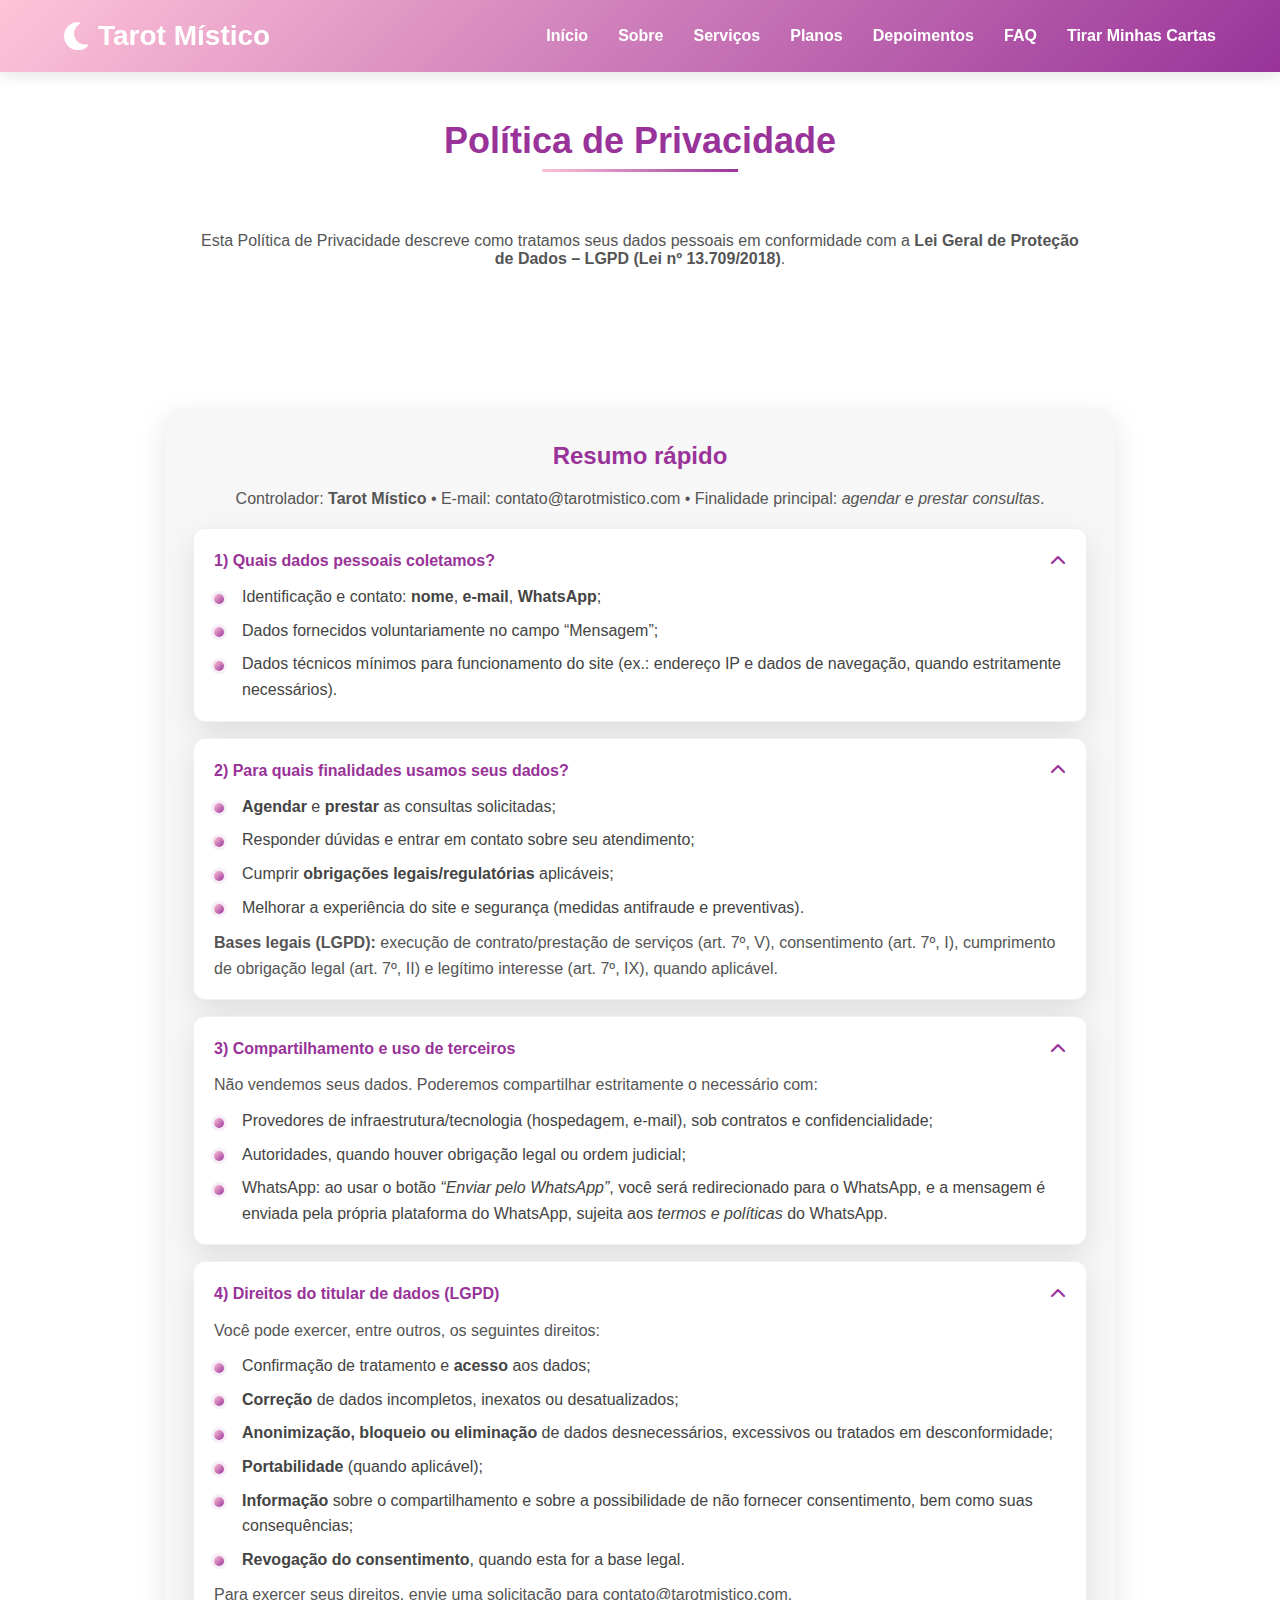
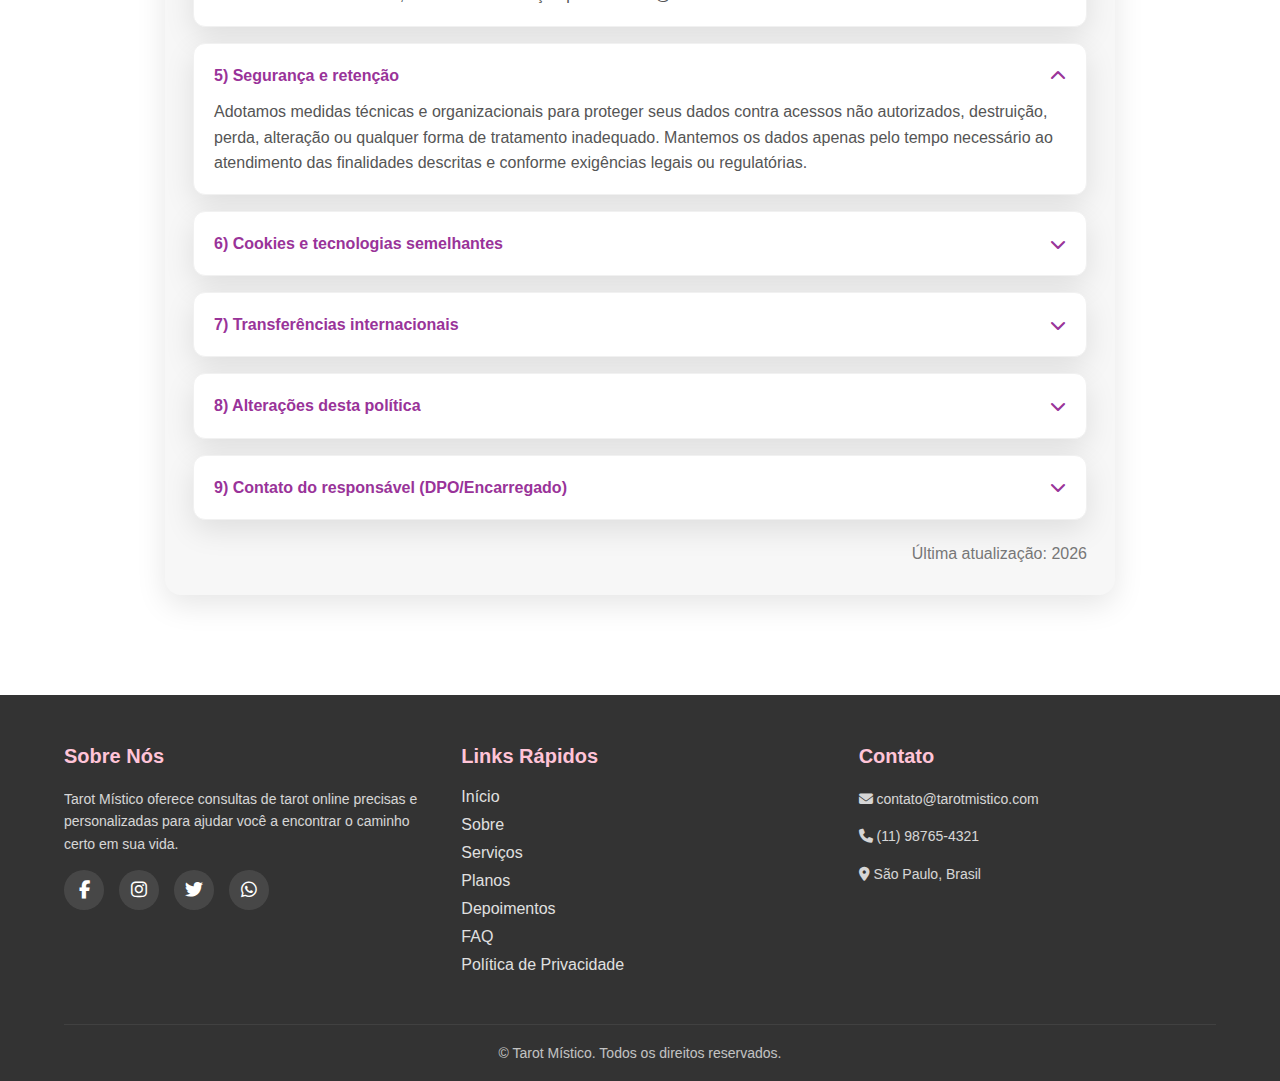
<file: politica-de-privacidade.html>
<!DOCTYPE html>
<html lang="pt-BR">
<head>
  <meta charset="UTF-8" />
  <meta name="viewport" content="width=device-width, initial-scale=1" />
  <link rel="icon" type="image/png" sizes="32x32" href="imagens/icon.png">
  <link rel="apple-touch-icon" sizes="180x180" href="imagens/icon.png">
  <meta name="msapplication-TileImage" content="imagens/icon.png">
  <title>Política de Privacidade - Tarot Místico</title>
  <meta name="description" content="Política de Privacidade do Tarot Místico, em conformidade com a LGPD." />
  <meta name="theme-color" content="#993399" />

  <!-- Font Awesome -->
  <link rel="preconnect" href="https://cdnjs.cloudflare.com" crossorigin>
  <link rel="stylesheet" href="https://cdnjs.cloudflare.com/ajax/libs/font-awesome/6.4.0/css/all.min.css">

  <!-- CSS principal do site -->
  <link rel="stylesheet" href="css/style.css" />
  <link rel="stylesheet" href="css/politica-de-privacidade.css" />
</head>
<body class="policy">
  <!-- Header (mesmo padrão) -->
  <header id="header" class="site-header" aria-label="Topo do site">
    <a href="index.html#home" class="logo" aria-label="Página inicial"><i class="fas fa-moon"></i> Tarot Místico</a>
    <button class="menu-mobile" id="menuToggle" aria-expanded="false" aria-controls="primaryNav" aria-label="Abrir menu">
      <i class="fas fa-bars" aria-hidden="true"></i>
    </button>
    <nav id="primaryNav" class="nav" aria-label="Navegação principal">
      <a href="index.html#home" class="nav-link">Início</a>
      <a href="index.html#about" class="nav-link">Sobre</a>
      <a href="index.html#services" class="nav-link">Serviços</a>
      <a href="index.html#plans" class="nav-link">Planos</a>
      <a href="index.html#testimonials" class="nav-link">Depoimentos</a>
      <a href="index.html#faq" class="nav-link">FAQ</a>
      <a href="index.html#contato" class="btn-menu">Tirar Minhas Cartas</a>
    </nav>
    <div class="backdrop" id="backdrop" aria-hidden="true"></div>
  </header>

  <!-- Hero compacto para título -->
  <section class="about" aria-label="Título da política" style="padding-top:120px;">
    <h1 class="section-title">Política de Privacidade</h1>
    <p style="max-width:900px;margin:20px auto 0;color:#555;">
      Esta Política de Privacidade descreve como tratamos seus dados pessoais em conformidade com a
      <strong>Lei Geral de Proteção de Dados – LGPD (Lei nº 13.709/2018)</strong>.
    </p>
  </section>

  <!-- Corpo da política usando o card da página de contato -->
  <section class="contact" aria-label="Conteúdo da política">
    <div class="contact-form" role="article" aria-labelledby="titulo-politica">
      <h2 id="titulo-politica" style="margin-bottom:8px;color:#993399;">Resumo rápido</h2>
      <p style="color:#555;margin-bottom:16px;">
        Controlador: <strong>Tarot Místico</strong> • E-mail: <a href="mailto:contato@tarotmistico.com">contato@tarotmistico.com</a> •
        Finalidade principal: <em>agendar e prestar consultas</em>.
      </p>

      <!-- Seções como um FAQ para visual agradável e colapsável -->
      <div class="faq-list" style="margin-top:8px;">
        <details class="faq-item" open>
          <summary><span>1) Quais dados pessoais coletamos?</span><i class="fa-solid fa-chevron-down" aria-hidden="true"></i></summary>
          <ul style="margin-top:10px;color:#444;line-height:1.6;">
            <li>Identificação e contato: <strong>nome</strong>, <strong>e-mail</strong>, <strong>WhatsApp</strong>;</li>
            <li>Dados fornecidos voluntariamente no campo “Mensagem”;</li>
            <li>Dados técnicos mínimos para funcionamento do site (ex.: endereço IP e dados de navegação, quando estritamente necessários).</li>
          </ul>
        </details>

        <details class="faq-item" open>
          <summary><span>2) Para quais finalidades usamos seus dados?</span><i class="fa-solid fa-chevron-down" aria-hidden="true"></i></summary>
          <ul style="margin-top:10px;color:#444;line-height:1.6;">
            <li><strong>Agendar</strong> e <strong>prestar</strong> as consultas solicitadas;</li>
            <li>Responder dúvidas e entrar em contato sobre seu atendimento;</li>
            <li>Cumprir <strong>obrigações legais/regulatórias</strong> aplicáveis;</li>
            <li>Melhorar a experiência do site e segurança (medidas antifraude e preventivas).</li>
          </ul>
          <p style="margin-top:10px;color:#555;">
            <strong>Bases legais (LGPD):</strong> execução de contrato/prestação de serviços (art. 7º, V), consentimento (art. 7º, I),
            cumprimento de obrigação legal (art. 7º, II) e legítimo interesse (art. 7º, IX), quando aplicável.
          </p>
        </details>

        <details class="faq-item" open>
          <summary><span>3) Compartilhamento e uso de terceiros</span><i class="fa-solid fa-chevron-down" aria-hidden="true"></i></summary>
          <p style="margin-top:10px;color:#555;">
            Não vendemos seus dados. Poderemos compartilhar estritamente o necessário com:
          </p>
          <ul style="margin-top:10px;color:#444;line-height:1.6;">
            <li>Provedores de infraestrutura/tecnologia (hospedagem, e-mail), sob contratos e confidencialidade;</li>
            <li>Autoridades, quando houver obrigação legal ou ordem judicial;</li>
            <li>WhatsApp: ao usar o botão <em>“Enviar pelo WhatsApp”</em>, você será redirecionado para o WhatsApp,
              e a mensagem é enviada pela própria plataforma do WhatsApp, sujeita aos <em>termos e políticas</em> do WhatsApp.</li>
          </ul>
        </details>

        <details class="faq-item" open>
          <summary><span>4) Direitos do titular de dados (LGPD)</span><i class="fa-solid fa-chevron-down" aria-hidden="true"></i></summary>
          <p style="margin-top:10px;color:#555;">Você pode exercer, entre outros, os seguintes direitos:</p>
          <ul style="margin-top:10px;color:#444;line-height:1.6;">
            <li>Confirmação de tratamento e <strong>acesso</strong> aos dados;</li>
            <li><strong>Correção</strong> de dados incompletos, inexatos ou desatualizados;</li>
            <li><strong>Anonimização, bloqueio ou eliminação</strong> de dados desnecessários, excessivos ou tratados em desconformidade;</li>
            <li><strong>Portabilidade</strong> (quando aplicável);</li>
            <li><strong>Informação</strong> sobre o compartilhamento e sobre a possibilidade de não fornecer consentimento, bem como suas consequências;</li>
            <li><strong>Revogação do consentimento</strong>, quando esta for a base legal.</li>
          </ul>
          <p style="margin-top:10px;color:#555;">
            Para exercer seus direitos, envie uma solicitação para <a href="mailto:contato@tarotmistico.com">contato@tarotmistico.com</a>.
          </p>
        </details>

        <details class="faq-item" open>
          <summary><span>5) Segurança e retenção</span><i class="fa-solid fa-chevron-down" aria-hidden="true"></i></summary>
          <p style="margin-top:10px;color:#555;">
            Adotamos medidas técnicas e organizacionais para proteger seus dados contra acessos não autorizados,
            destruição, perda, alteração ou qualquer forma de tratamento inadequado. Mantemos os dados apenas pelo
            tempo necessário ao atendimento das finalidades descritas e conforme exigências legais ou regulatórias.
          </p>
        </details>

        <details class="faq-item">
          <summary><span>6) Cookies e tecnologias semelhantes</span><i class="fa-solid fa-chevron-down" aria-hidden="true"></i></summary>
          <p style="margin-top:10px;color:#555;">
            Utilizamos apenas o essencial para o funcionamento e segurança do site. Caso venhamos a empregar análises/cookies adicionais,
            atualizaremos esta política e apresentaremos controles de consentimento quando necessário.
          </p>
        </details>

        <details class="faq-item">
          <summary><span>7) Transferências internacionais</span><i class="fa-solid fa-chevron-down" aria-hidden="true"></i></summary>
          <p style="margin-top:10px;color:#555;">
            Alguns provedores podem armazenar dados fora do Brasil. Nesses casos, adotamos salvaguardas adequadas,
            em conformidade com a LGPD, garantindo níveis de proteção compatíveis.
          </p>
        </details>

        <details class="faq-item">
          <summary><span>8) Alterações desta política</span><i class="fa-solid fa-chevron-down" aria-hidden="true"></i></summary>
          <p style="margin-top:10px;color:#555;">
            Esta Política pode ser atualizada para refletir melhorias, requisitos legais ou mudanças de operação.
            A versão vigente estará sempre nesta página, com a data de última atualização.
          </p>
        </details>

        <details class="faq-item">
          <summary><span>9) Contato do responsável (DPO/Encarregado)</span><i class="fa-solid fa-chevron-down" aria-hidden="true"></i></summary>
          <p style="margin-top:10px;color:#555;">
            Encarregado/DPO: <strong>Equipe Tarot Místico</strong><br>
            E-mail: <a href="mailto:contato@tarotmistico.com">contato@tarotmistico.com</a>
          </p>
        </details>

        <p style="text-align:right;color:#777;margin-top:4px;">
          Última atualização: <span id="year"></span>
        </p>
      </div>
    </div>
  </section>

  <!-- Rodapé (mesmo padrão) -->
  <footer>
    <div class="footer-content">
      <div class="footer-column">
        <h3>Sobre Nós</h3>
        <p>Tarot Místico oferece consultas de tarot online precisas e personalizadas para ajudar você a encontrar o caminho certo em sua vida.</p>
        <div class="social-links">
          <a href="#" aria-label="Facebook" target="_blank" rel="noopener noreferrer"><i class="fab fa-facebook-f"></i></a>
          <a href="#" aria-label="Instagram" target="_blank" rel="noopener noreferrer"><i class="fab fa-instagram"></i></a>
          <a href="#" aria-label="Twitter" target="_blank" rel="noopener noreferrer"><i class="fab fa-twitter"></i></a>
          <a href="https://wa.me/5511987654321" aria-label="WhatsApp" target="_blank" rel="noopener noreferrer"><i class="fab fa-whatsapp"></i></a>
        </div>
      </div>
      <div class="footer-column">
        <h3>Links Rápidos</h3>
        <ul class="footer-links">
          <li><a href="index.html#home">Início</a></li>
          <li><a href="index.html#about">Sobre</a></li>
          <li><a href="index.html#services">Serviços</a></li>
          <li><a href="index.html#plans">Planos</a></li>
          <li><a href="index.html#testimonials">Depoimentos</a></li>
          <li><a href="index.html#faq">FAQ</a></li>
          <li><a href="politica-de-privacidade.html" target="_blank" rel="noopener noreferrer">Política de Privacidade</a></li>
        </ul>
      </div>
      <div class="footer-column">
        <h3>Contato</h3>
        <p><i class="fas fa-envelope"></i> contato@tarotmistico.com</p>
        <p><i class="fas fa-phone"></i> (11) 98765-4321</p>
        <p><i class="fas fa-map-marker-alt"></i> São Paulo, Brasil</p>
      </div>
    </div>
    <div class="footer-bottom">
      <p>&copy; <span id="year"></span> Tarot Místico. Todos os direitos reservados.</p>
    </div>
  </footer>

  <!-- JS principal do site -->
  <script src="js/main.js"></script>
</body>
</html>
</file>
<file: css/politica-de-privacidade.css>
/* ===== Política de Privacidade (escopo) ===== */
body.policy .about { padding-top: 120px; }
body.policy .contact { padding-top: 40px; }

body.policy .contact-form {
  /* mantém seu card padrão, só reforça tipografia da política */
  line-height: 1.7;
}

/* Título interno do card */
body.policy #titulo-politica {
  margin-bottom: 8px;
  color: var(--roxo);
}

/* Blocos tipo FAQ da política */
body.policy .faq-list { gap: 16px; }

body.policy .faq-item {
  background: var(--branco);
  border-radius: 12px;
  padding: 18px 20px;
  box-shadow: var(--sombra);
  border: 1px solid var(--cinza-200);
}

body.policy .faq-item summary {
  list-style: none;
  cursor: pointer;
  display: flex;
  align-items: center;
  justify-content: space-between;
  gap: 16px;
  font-weight: 800;
  color: var(--roxo);
}

/* Ícone setinha gira ao abrir */
body.policy .faq-item[open] summary i { rotate: 180deg; }

/* Texto dentro dos blocos */
body.policy .faq-item p {
  margin-top: 12px;
  color: var(--cinza-700);
}

/* ===== Listas “bonitas” dentro dos blocos ===== */
body.policy .faq-item ul {
  margin-top: 12px;
  padding-left: 0;        /* zera recuo padrão */
  list-style: none;       /* vamos usar bullets customizados */
  display: grid;
  gap: 8px;
}

/* Cada item ganha bullet estilizado */
body.policy .faq-item ul li {
  position: relative;
  padding-left: 28px;     /* espaço para o bullet */
  color: var(--cinza-700);
}

/* Bullet com o roxo do tema */
body.policy .faq-item ul li::before {
  content: "";
  position: absolute;
  left: 0;
  top: 0.6em;
  width: 10px;
  height: 10px;
  border-radius: 50%;
  background: linear-gradient(135deg, var(--rosa-claro), var(--roxo));
  box-shadow: 0 0 0 3px rgba(153, 51, 153, .08);
}

/* Frases-chave em negrito ficam mais legíveis */
body.policy .faq-item ul li strong {
  color: var(--cinza-700);
  font-weight: 800;
}

/* Rodapé da política (linha 'Última atualização') */
body.policy .contact-form .policy-meta {
  text-align: right;
  color: #777;
  margin-top: 8px;
}

/* Responsivo */
@media (max-width: 576px){
  body.policy .faq-item { padding: 16px; }
  body.policy .faq-item ul li { padding-left: 24px; }
  body.policy .faq-item ul li::before { width: 8px; height: 8px; top: 0.65em; }
}
</file>
<file: css/style.css>
/* Reset e Globais */
* {
    margin: 0;
    padding: 0;
    box-sizing: border-box;
}

:root{
  --rosa-claro:#ffc4d8;
  --rosa-medio:#ffcbdb;
  --roxo:#993399;
  --branco:#fff;
  --cinza-100:#f7f7f7;
  --cinza-200:#f1f1f1;
  --cinza-600:#555;
  --cinza-700:#444;
  --sombra:0 10px 30px rgba(0,0,0,.1);
}

html{
    scroll-behavior: smooth;
}

body{
    font-family: 'Segoe UI', Tahoma, Geneva, Verdana, sans-serif;
    background:#fff;
    color:#333;
    overflow-x:hidden;
}

a{
    text-decoration:none; color:inherit;
}

/* Header */
.site-header{
  background: linear-gradient(135deg, var(--rosa-claro), var(--roxo));
  padding: 20px 5%;
  display: flex;
  justify-content: space-between;
  align-items: center;
  box-shadow: 0 4px 15px rgba(0,0,0,.1);
  position: fixed;
  width:100%;
  top:0;
  z-index:1000;
  transition: all .3s ease;
}


.logo{
    font-size: 28px;
    font-weight:700;
    color:var(--branco);
    display:flex;
    align-items:center;
}

.logo i{
    margin-right:10px;
    font-size:32px;
}

.menu-mobile{
  display:none;
  border:0;
  background:transparent;
  color:var(--branco);
  font-size:24px; cursor:pointer;
}

.nav{
    display:flex;
    align-items:center;
    gap:30px;
}

.nav a{
  color:var(--branco);
  font-weight:600;
  position:relative;
  padding:4px 0;
}

.nav a::after{
  content:'';
  position:absolute;
  left:0;
  bottom:-5px;
  height:2px;
  width:0;
  background:var(--rosa-claro);
  transition: width .3s ease;
}

.nav a:hover::after{ width:100%; }

.nav a.active{ color: var(--rosa-medio); }

.btn-menu{
  padding:10px 20px;
  border-radius:30px;
  font-weight:700;
  transition: all .3s ease;
}

.btn-menu:hover{
    transform: translateY(-3px);
    box-shadow: 0 5px 15px rgba(0,0,0,.2);
}

.backdrop{
  display:none;
  position:fixed;
  inset:0;
  background: rgba(0,0,0,.35); z-index: 900;
}

/* Mobile menu (offcanvas) */
@media (max-width: 768px){
  .menu-mobile{ display:block; }

  .nav{
    position: fixed;
    top:0;
    right:-100%;
    height:100dvh;
    width:min(280px,75%);
    z-index: 1001;
    background: linear-gradient(135deg, var(--rosa-claro), var(--roxo));
    padding: 90px 24px 24px; flex-direction: column; align-items: flex-start; gap:18px;
    box-shadow: -10px 0 24px rgba(0,0,0,.2); transition: right .3s ease;
  }

  .nav.open{ right:0; }

  .backdrop.show{ display:block; }
}

/* Hero */
.hero{
  min-height: 100vh;
  background: linear-gradient(135deg, var(--rosa-claro), var(--roxo));
  display:flex;
  align-items:center;
  padding: 0 5%; position: relative;
  overflow:hidden;
}

.hero::before{
  content:''; position:absolute; inset:0;
  background: url('https://admin.cnnbrasil.com.br/wp-content/uploads/sites/12/2023/12/arthur-edward-waite-tarot-cards-taschen.webp?w=1200&h=1200&crop=1') center/cover no-repeat;
  opacity:.1;
}

.hero-content{ max-width: 600px; z-index:1; }

.hero h1{
    font-size:48px;
    color:var(--branco);
    margin-bottom:20px;
    line-height:1.2;
    animation: fadeInUp 1s ease;
}

.hero p{
    font-size:18px;
    color:var(--branco);
    margin-bottom:30px;
    opacity:.9;
    animation: fadeInUp 1s ease .2s forwards;
    opacity:0;
}

.btn-hero{
  display:inline-block;
  background:var(--branco);
  color:var(--roxo);
  padding:15px 30px;
  border-radius:30px;
  font-weight:700;
  transition: all .3s ease;
  animation: fadeInUp 1s ease .4s forwards; opacity:0;
}

.btn-hero:hover{
    background:var(--roxo);
    color:var(--branco);
    transform: translateY(-5px);
    box-shadow: 0 10px 20px rgba(0,0,0,.2);
}

.hero-image{
    position:absolute;
    top: 15%;
    right:5%;
    bottom:0;
    height:80%;
    animation: float 6s ease-in-out infinite;
    border-radius: 15px;
}

/* Seções base */
.section-title{
  font-size:36px;
  color:var(--roxo);
  margin-bottom:50px;
  position:relative;
  display:inline-block;
}

.section-title::after{
  content:'';
  position:absolute;
  width:50%;
  height:3px;
  background: linear-gradient(to right, var(--rosa-claro), var(--roxo));
  bottom:-10px;
  left:25%;
}

/* Sobre */
.about{
    padding: 100px 5%;
    text-align:center;
    background: var(--branco);
}

.about-content{
    display:flex;
    justify-content:center;
    align-items:center;
    flex-wrap:wrap;
    gap:50px;
    margin-top:50px;
}

.about-text{
    flex:1;
    min-width:300px;
    text-align:left;
}

.about-text h3{
    font-size:24px;
    color:var(--roxo);
    margin-bottom:20px;
}

.about-text p{
    font-size:16px;
    line-height:1.6;
    margin-bottom:20px;
    color:var(--cinza-600);
}

.about-image{
    flex:1;
    min-width:300px;
    position:relative;
}

.tarot-card{
  width:200px;
  height:350px;
  background: linear-gradient(135deg, var(--rosa-claro), var(--roxo));
  border-radius:15px;
  position:absolute;
  display:flex;
  justify-content:center;
  align-items:center;
  color:var(--branco); font-size:24px;
  font-weight:700;
  box-shadow: 0 10px 30px rgba(0,0,0,.2);
  transition: all .5s ease;
    margin-top: -170px;
}

.card-1{
    top:0;
    left:0;
    transform: rotate(-10deg);
    z-index:1;
    animation: cardFloat 4s ease-in-out infinite;
}

.card-2{
    top:50px;
    left:150px;
    transform: rotate(5deg);
    z-index:2;
    animation: cardFloat 5s ease-in-out infinite .5s;
}

.card-3{
    top:100px;
    left:300px;
    transform: rotate(15deg);
    z-index:3;
    animation: cardFloat 6s ease-in-out infinite 1s;
}

/* Serviços */
.services{
    padding:100px 5%;
    background: var(--rosa-claro);
    text-align:center;
}

.services-container{
    display:flex;
    justify-content:center;
    flex-wrap:wrap;
    gap:30px;
    margin-top:50px;
}

.service-card{
  background:var(--branco);
  border-radius:15px;
  padding:30px;
  width:300px;
  box-shadow: var(--sombra);
  transition: all .3s ease; position:relative; overflow:hidden;
}

.service-card:hover{
    transform: translateY(-10px);
    box-shadow: 0 15px 40px rgba(0,0,0,.2);
}

.service-card::before{
    content:'';
    position:absolute;
    top:0;
    left:0;
    width:100%;
    height:5px;
    background: linear-gradient(to right, var(--rosa-claro), var(--roxo));
}

.service-icon{
    font-size:50px;
    color:var(--roxo);
    margin-bottom:20px;
}

.service-card h3{
    font-size:22px;
    color:var(--roxo);
    margin-bottom:15px;
}

.service-card p{
    font-size:14px;
    color:var(--cinza-600);
    line-height:1.6;
    margin-bottom:20px;
}

.service-btn{
  display:inline-block;
  background: linear-gradient(to right, var(--rosa-claro), var(--roxo));
  color:var(--branco);
  padding:10px 20px;
  border-radius:30px;
  font-weight:600;
  transition: all .3s ease;
}

.service-btn:hover{
    transform: translateY(-3px);
    box-shadow: 0 5px 15px rgba(0,0,0,.1);
}


/* Planos */
.plans{
    padding:100px 5%;
    background:var(--branco);
    text-align:center;
}

.plans-grid{
    display:grid;
    grid-template-columns: repeat(3, minmax(260px,1fr));
    gap:24px;
    align-items:stretch;
}

.plan-card{
  background:var(--cinza-100);
  border-radius:16px;
  padding:28px;
  box-shadow: var(--sombra);
  position:relative;
  display:flex;
  flex-direction:column;
  gap:16px;
}

.plan-card h3{
    color:var(--roxo);
    font-size:22px;
}

.plan-price{
    font-size:32px;
    font-weight:800;
    color:var(--roxo);
}

.plan-price span{
    font-size:14px;
    font-weight:600;
    color:var(--cinza-700);
}

.plan-features{
    list-style:none;
    display:flex;
    flex-direction:column;
    gap:10px;
    color:var(--cinza-700);
}

.plan-features i{
    color:var(--roxo);
    margin-right:8px;
}

.cta-plan{
  margin-top:auto;
  display:inline-block;
  padding:12px 22px;
  border-radius:30px;
  font-weight:700;
  background: linear-gradient(135deg, var(--rosa-claro), var(--roxo)); color:var(--branco);
  transition: transform .2s ease, box-shadow .2s ease;
}

.cta-plan:hover{
    transform: translateY(-3px);
    box-shadow: 0 8px 18px rgba(0,0,0,.18);
}

.plan-card-featured{
    background:var(--rosa-medio);
}

.plan-card-featured .plan-price{ color:#471b47; }

.plan-card-featured .badge{
  position:absolute;
  top:14px;
  right:14px;
  background:#471b47;
  color:#fff;
  font-size:12px;
  padding:6px 10px;
  border-radius:999px;
}

/* Depoimentos */
.testimonials{
    padding:100px 5%;
    background:var(--branco);
    text-align:center;
}

.testimonials-container{
    display:flex;
    justify-content:center;
    flex-wrap:wrap;
    gap:30px;
    margin-top:50px;
}

.testimonial-card{
  background:#f9f9f9;
  border-radius:15px;
  padding:30px;
  width:350px;
  box-shadow: 0 5px 15px rgba(0,0,0,.05);
  position:relative;
}

.testimonial-card::before{
  content:'"';
  position:absolute;
  top:20px;
  left:20px;
  font-size:60px;
  color:var(--rosa-claro);
  opacity:.3;
  font-family:serif;
}

.testimonial-text{
    font-size:16px;
    color:var(--cinza-600);
    line-height:1.6;
    margin-bottom:20px;
    font-style:italic;
}

.testimonial-author{
    display:flex;
    align-items:center;
    justify-content:center;
}

.author-img{
    width:50px;
    height:50px;
    border-radius:50%;
    object-fit:cover;
    margin-right:15px;
    border:3px solid var(--rosa-claro);
}

.author-info h4{
    font-size:18px;
    color:var(--roxo);
    margin-bottom:5px;
}

.author-info p{
    font-size:14px;
    color:#777;
}

/* FAQ */
.faq{
    padding: 100px 5%;
    background: var(--rosa-claro);
    text-align:center;
}

.faq-list{
    max-width: 900px;
    margin: 0 auto;
    text-align:left;
    display:flex;
    flex-direction:column;
    gap:12px;
}

.faq-item{
  background: var(--branco);
  border-radius:12px;
  padding: 14px 18px;
  box-shadow: var(--sombra);
}

.faq-item summary{
  display:flex;
  align-items:center;
  justify-content:space-between;
  cursor:pointer;
  list-style:none;
  font-weight:700;
  color:var(--roxo);
}

.faq-item[open] summary i{ rotate:180deg; }

.faq-item p{
    margin-top:10px;
    color:var(--cinza-700);
    line-height:1.6;
}

/* CTA */
.cta{
    padding:100px 5%;
    background: linear-gradient(135deg, var(--rosa-claro), var(--roxo));
    text-align:center;
    color:var(--branco);
}

.cta h2{
    font-size:36px;
    margin-bottom:20px;
}

.cta p{
    font-size:18px;
    margin-bottom:40px;
    max-width:700px;
    margin-inline:auto;
    opacity:.9;
}

.cta-buttons{
    display:flex;
    justify-content:center;
    gap:20px;
    flex-wrap:wrap;
}

.cta-btn{
    display:inline-block;
    padding:15px 30px;
    border-radius:30px;
    font-weight:700;
    transition: all .3s ease;
}

.cta-btn-primary{
    background:var(--branco);
    color:var(--roxo);
}

.cta-btn-primary:hover{
    background:var(--roxo);
    color:var(--branco);
    transform: translateY(-5px);
    box-shadow: 0 10px 20px rgba(0,0,0,.2);
}

.cta-btn-secondary{
    background:transparent;
    color:var(--branco);
    border:2px solid var(--branco);
}

.cta-btn-secondary:hover{
    background:var(--branco);
    color:var(--roxo);
    transform: translateY(-5px);
    box-shadow: 0 10px 20px rgba(0,0,0,.2);
}


/* Contato */
.contact{
    padding:100px 5%;
    background:var(--branco);
    text-align:center;
}

.contact-form{
    max-width: 950px;
    margin: 0 auto;
    background: var(--cinza-100);
    padding: 28px;
    border-radius: 16px;
    box-shadow: var(--sombra);
}

.form-grid{
    display:grid;
    grid-template-columns: repeat(2, 1fr);
    gap:16px;
}

.form-field{
    display:flex;
    flex-direction:column;
    gap:8px;
}

.form-full{ grid-column: 1 / -1; }

label{
    font-weight:700;
    color:var(--roxo);
}

input, select, textarea{
  background:#fff;
  border:2px solid var(--cinza-200);
  border-radius:10px;
  padding:12px 14px;
  font-size:16px;
  outline:none;
  transition: border-color .2s ease, box-shadow .2s ease;
}

input:focus, select:focus, textarea:focus{
    border-color: var(--roxo);
    box-shadow: 0 0 0 3px rgba(153,51,153,.15);
}

input:invalid[aria-invalid="true"], select:invalid[aria-invalid="true"]{ border-color:#e43f5a; box-shadow: 0 0 0 3px rgba(228,63,90,.12); }

.consent{
    display:flex;
    align-items:center;
    gap:10px;
    margin-top:12px;
    text-align:left;
}

/* Estilo especial para o botão de WhatsApp */
#btnWhats {
  background: #25D366; /* verde oficial do WhatsApp */
  color: white;
  border: none;
}

#btnWhats:hover {
  background: #1EBE5D;
  color: white;
  transform: translateY(-5px);
  box-shadow: 0 10px 20px rgba(0,0,0,.2);
}

.link-inline{ text-decoration: underline; }

.form-actions{
    display:flex;
    gap:12px;
    flex-wrap:wrap;
    margin-top:18px;
}


/* Footer */
footer{
    background:#333;
    color:var(--branco);
    padding:50px 5% 20px;
}

.footer-content{
    display:flex;
    justify-content:space-between;
    flex-wrap:wrap;
    gap:40px;
    margin-bottom:40px;
}

.footer-column{
    flex:1;
    min-width:200px;
}

.footer-column h3{
    font-size:20px;
    margin-bottom:20px;
    color:var(--rosa-claro);
}

.footer-column p{
    font-size:14px;
    line-height:1.6;
    margin-bottom:15px;
    opacity:.8;
}

.footer-links{ list-style:none; }

.footer-links li{ margin-bottom:10px; }

.footer-links a{
    color:var(--branco);
    opacity:.85;
    transition: all .3s ease;
}

.footer-links a:hover{
    opacity:1;
    color:var(--rosa-claro);
    padding-left:5px;
}

.social-links{
    display:flex;
    gap:15px;
}

.social-links a{
  display:flex;
  justify-content:center;
  align-items:center;
  width:40px;
  height:40px;
  background: rgba(255,255,255,.1);
  border-radius:50%;
  color:var(--branco); font-size:18px;
  transition: all .3s ease;
}

.social-links a:hover{
    background:var(--rosa-claro);
    color:var(--roxo);
    transform: translateY(-3px);
}

.footer-bottom{
    text-align:center;
    padding-top:20px;
    border-top:1px solid rgba(255,255,255,.1);
    font-size:14px;
    opacity:.7;
}

/* Animações */
@keyframes fadeInUp{ from{ opacity:0; transform: translateY(20px);} to{ opacity:1; transform: translateY(0);} }

@keyframes float{ 0%,100%{ transform: translateY(0);} 50%{ transform: translateY(-20px);} }

@keyframes cardFloat{ 0%,100%{ transform: translateY(0) rotate(-10deg);} 50%{ transform: translateY(-15px) rotate(-10deg);} }

/* Responsividade */
@media (max-width: 992px){
  .hero h1{ font-size:40px; }
  .hero-image{ height:70%; }
  .plans-grid{ grid-template-columns: repeat(2, minmax(260px,1fr)); }
}

@media (max-width: 768px){
  .hero{
    flex-direction:column;
    text-align:center;
    justify-content:center;
    padding-top:100px;
}

  .hero-content{
    max-width:100%;
    margin-bottom:50px;
}

  .hero-image{
    position:relative;
    right:auto;
    height:auto;
    max-width:100%;
    margin-top:30px;
}

  .about-content{ flex-direction:column; }

  .about-text{ text-align:center; }

  .about-image{ height:400px; }

  .card-1,.card-2,.card-3{
    position:relative;
    top:auto;
    left:auto;
    margin:0 auto 20px;
    transform: rotate(0);
    animation:none;
}

  .card-1:hover,.card-2:hover,.card-3:hover{ transform: translateY(-10px); }

  .form-grid{ grid-template-columns: 1fr; }
}

@media (max-width: 576px){
  .hero h1{ font-size:32px; }

  .hero p{ font-size:16px; }

  .section-title{ font-size:28px; }

  .cta h2{ font-size:28px; }

  .cta p{ font-size:16px; }

  .cta-buttons{ flex-direction:column; gap:15px; }

  .cta-btn{ width:100%; }

  .plans-grid{ grid-template-columns: 1fr; }
}
</file>
